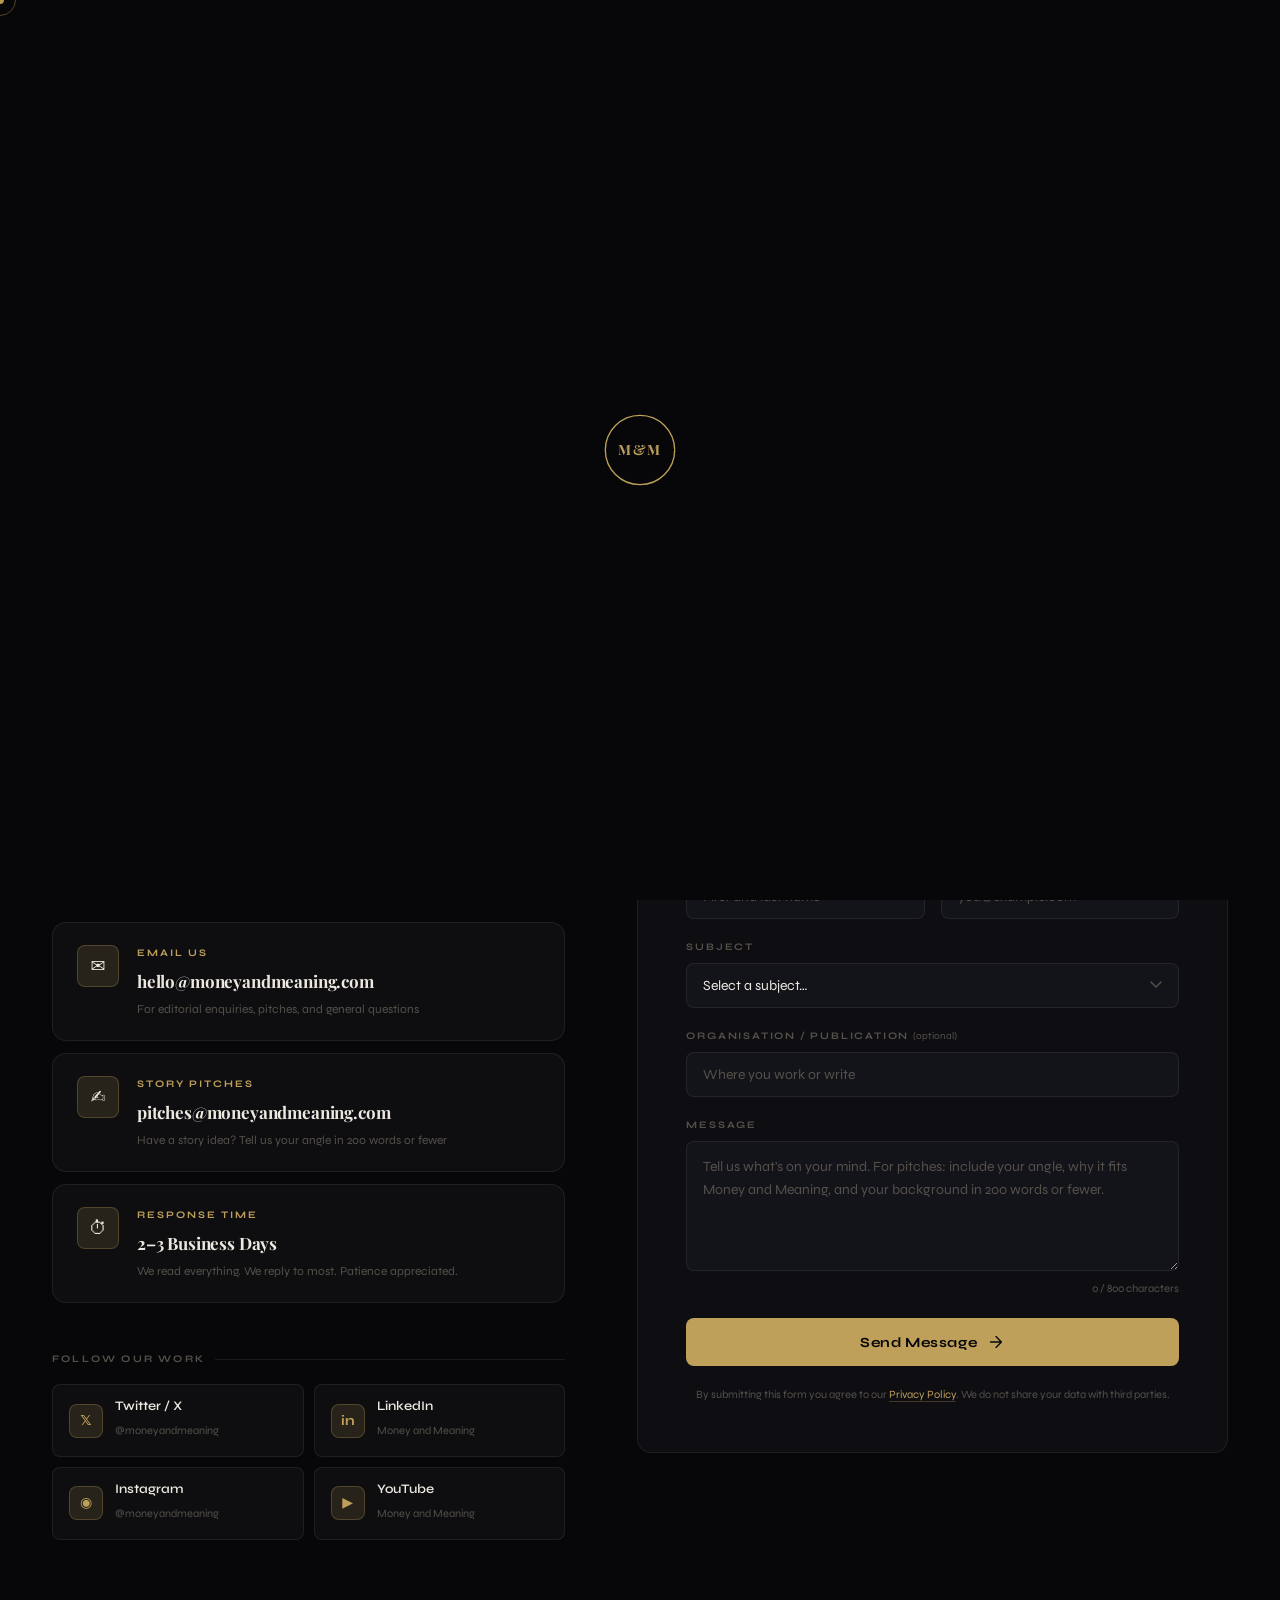
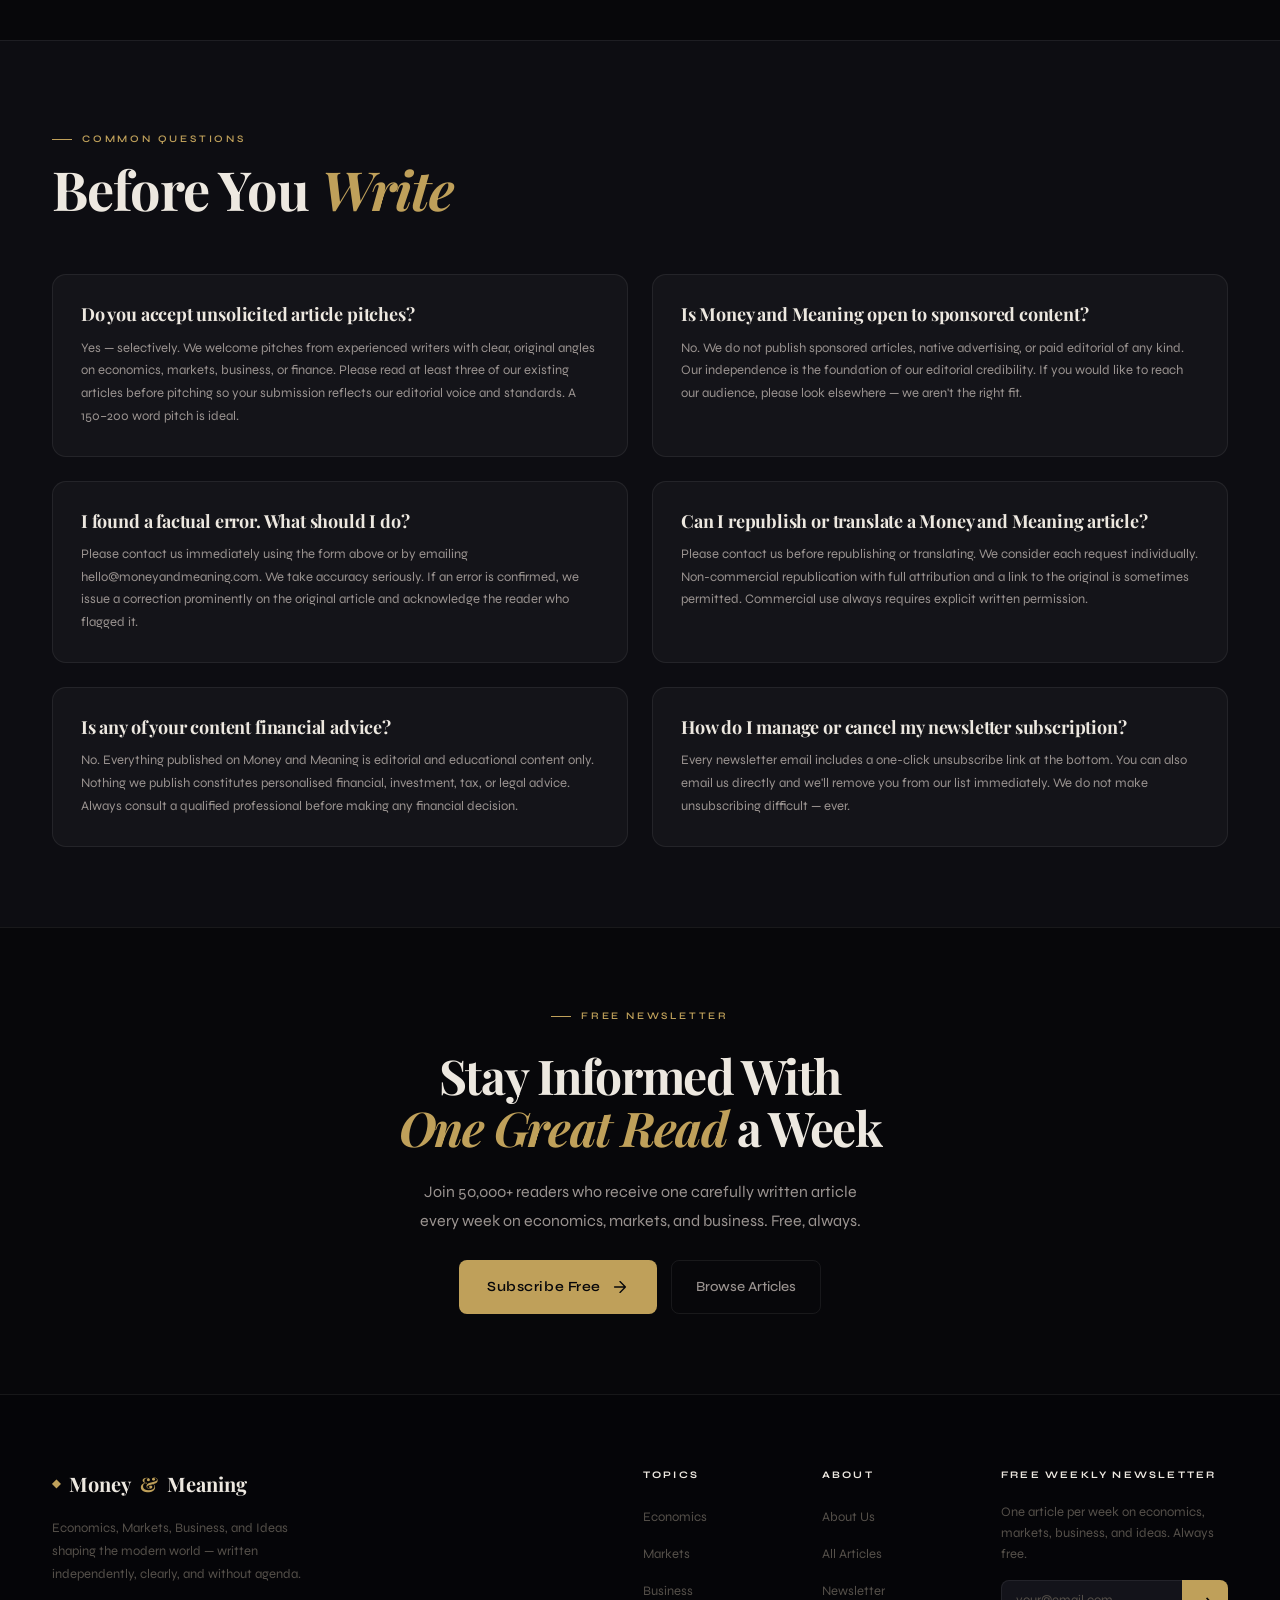
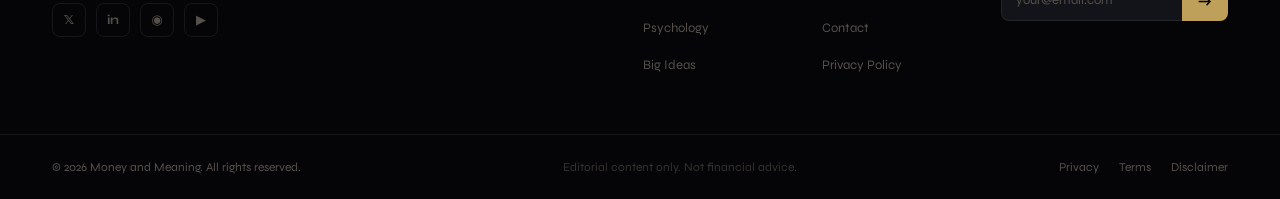
<file: contact.html>
<!DOCTYPE html>
<html lang="en">
<head>
<meta charset="UTF-8"/>
<meta name="viewport" content="width=device-width,initial-scale=1"/>
<meta name="description" content="Contact Money and Meaning — get in touch for collaborations, pitches, feedback, or general enquiries about our editorial finance publication."/>
<meta property="og:title" content="Contact — Money and Meaning"/>
<meta property="og:description" content="Reach out to Money and Meaning — editorial collaborations, feedback, and general enquiries."/>
<meta property="og:type" content="website"/>
<link rel="preconnect" href="https://fonts.googleapis.com"/>
<link rel="preconnect" href="https://fonts.gstatic.com" crossorigin/>
<link href="https://fonts.googleapis.com/css2?family=Playfair+Display:ital,wght@0,400;0,700;0,900;1,400;1,700&family=Syne:wght@400;500;600;700&display=swap" rel="stylesheet"/>
<link rel="stylesheet" href="style.css"/>
<style>
/* ── CONTACT PAGE ONLY ── */

/* Page hero */
.page-hero{
  padding:160px 0 100px;
  background:var(--bg-1);
  border-bottom:1px solid var(--border);
  position:relative;overflow:hidden;
}
.page-hero::before{
  content:'';position:absolute;inset:0;
  background:radial-gradient(ellipse 55% 80% at 80% 30%,rgba(191,160,90,.07) 0%,transparent 65%),
             radial-gradient(ellipse 40% 60% at 10% 80%,rgba(191,160,90,.05) 0%,transparent 60%);
}
/* Decorative large text */
.page-hero::after{
  content:'◆';position:absolute;right:5%;top:50%;transform:translateY(-50%);
  font-family:var(--ff-serif);font-size:340px;line-height:1;
  color:rgba(191,160,90,.025);pointer-events:none;
}
.page-hero-inner{
  position:relative;z-index:1;
  max-width:var(--max);margin:0 auto;padding:0 32px;
}
.page-hero-kicker{
  display:flex;align-items:center;gap:10px;
  font-size:10px;font-weight:600;letter-spacing:.28em;text-transform:uppercase;color:var(--gold);
  margin-bottom:20px;
}
.page-hero-kicker::before{content:'';width:20px;height:1px;background:var(--gold)}
.page-hero-title{
  font-family:var(--ff-serif);
  font-size:clamp(52px,7vw,90px);
  font-weight:900;line-height:.95;letter-spacing:-.04em;color:var(--ink);
  margin-bottom:24px;
}
.page-hero-title em{color:var(--gold);font-style:italic}
.page-hero-sub{
  font-size:clamp(15px,1.6vw,18px);line-height:1.85;color:var(--ink-2);max-width:520px;
}

/* Contact grid layout */
.contact-section{background:var(--bg);padding:100px 0}
.contact-grid{
  max-width:var(--max);margin:0 auto;padding:0 32px;
  display:grid;grid-template-columns:1fr 1.15fr;gap:72px;align-items:start;
}

/* Left column */
.contact-left{display:flex;flex-direction:column;gap:48px}

.contact-intro h2{
  font-family:var(--ff-serif);font-size:clamp(26px,3vw,38px);
  font-weight:700;line-height:1.12;letter-spacing:-.03em;color:var(--ink);margin-bottom:14px;
}
.contact-intro h2 em{color:var(--gold);font-style:italic}
.contact-intro p{font-size:15px;line-height:1.85;color:var(--ink-2)}

/* Contact cards (email / social / response) */
.contact-cards{display:flex;flex-direction:column;gap:12px}
.contact-card{
  display:flex;align-items:flex-start;gap:18px;
  padding:22px 24px;
  background:var(--bg-card);border:1px solid var(--border);border-radius:var(--r2);
  transition:border-color var(--t) var(--ease), background var(--t);
}
.contact-card:hover{border-color:var(--border-h);background:var(--bg-card-h)}
.cc-icon{
  width:42px;height:42px;border-radius:var(--r);flex-shrink:0;
  background:var(--gold-dim);border:1px solid var(--gold-line);
  display:flex;align-items:center;justify-content:center;font-size:18px;
}
.cc-body{}
.cc-label{font-size:10px;font-weight:700;letter-spacing:.2em;text-transform:uppercase;color:var(--gold);margin-bottom:5px}
.cc-value{font-family:var(--ff-serif);font-size:17px;font-weight:700;color:var(--ink);margin-bottom:4px;letter-spacing:-.01em}
.cc-sub{font-size:12px;color:var(--ink-3);line-height:1.5}

/* Social media grid */
.social-section{}
.social-label{
  font-size:10px;font-weight:700;letter-spacing:.22em;text-transform:uppercase;
  color:var(--ink-3);margin-bottom:16px;display:flex;align-items:center;gap:10px;
}
.social-label::after{content:'';flex:1;height:1px;background:var(--border)}
.social-grid{display:grid;grid-template-columns:repeat(2,1fr);gap:10px}
.social-card{
  display:flex;align-items:center;gap:12px;
  padding:14px 16px;
  background:var(--bg-card);border:1px solid var(--border);border-radius:var(--r);
  transition:all var(--t) var(--ease);cursor:none;
}
.social-card:hover{border-color:var(--border-h);background:var(--bg-card-h);transform:translateX(3px)}
.sc-icon{
  width:34px;height:34px;border-radius:var(--r);
  background:var(--gold-dim);border:1px solid var(--gold-line);
  display:flex;align-items:center;justify-content:center;
  font-size:14px;font-weight:700;color:var(--gold);flex-shrink:0;
}
.sc-info{}
.sc-name{font-size:13px;font-weight:600;color:var(--ink);display:block;line-height:1.2}
.sc-handle{font-size:11px;color:var(--ink-3)}

/* Right: glassmorphism contact form */
.contact-form-wrap{
  background:var(--bg-1);
  border:1px solid var(--border);border-radius:var(--r2);
  padding:48px;position:relative;overflow:hidden;
}
.contact-form-wrap::before{
  content:'';position:absolute;top:-80px;right:-80px;
  width:240px;height:240px;border-radius:50%;
  background:radial-gradient(circle,rgba(191,160,90,.08) 0%,transparent 70%);
  pointer-events:none;
}
.cf-header{margin-bottom:32px}
.cf-header h3{
  font-family:var(--ff-serif);font-size:28px;font-weight:700;
  color:var(--ink);letter-spacing:-.02em;margin-bottom:6px;
}
.cf-header p{font-size:14px;color:var(--ink-2);line-height:1.65}

.cf-form{display:flex;flex-direction:column;gap:20px}
.cf-row{display:grid;grid-template-columns:1fr 1fr;gap:16px}
.cf-field{display:flex;flex-direction:column;gap:7px}
.cf-field label{
  font-size:10px;font-weight:700;letter-spacing:.18em;text-transform:uppercase;color:var(--ink-3);
}
.cf-field input,.cf-field select,.cf-field textarea{
  background:var(--bg-2);border:1px solid var(--border);border-radius:var(--r);
  padding:13px 16px;font-size:14px;color:var(--ink);outline:none;
  transition:border-color var(--t) var(--ease), box-shadow var(--t);
  font-family:var(--ff-sans);width:100%;
}
.cf-field input::placeholder,.cf-field textarea::placeholder{color:var(--ink-3)}
.cf-field input:focus,.cf-field select:focus,.cf-field textarea:focus{
  border-color:var(--gold);box-shadow:0 0 0 3px var(--gold-dim);
}
.cf-field select{
  appearance:none;cursor:none;
  background-image:url("data:image/svg+xml,%3Csvg xmlns='http://www.w3.org/2000/svg' width='12' height='8'%3E%3Cpath d='M1 1l5 5 5-5' stroke='%2355504A' fill='none' stroke-width='1.5' stroke-linecap='round'/%3E%3C/svg%3E");
  background-repeat:no-repeat;background-position:right 16px center;
}
.cf-field select option{background:var(--bg-2);color:var(--ink)}
.cf-field textarea{resize:vertical;min-height:130px;line-height:1.65}

.cf-char-count{font-size:11px;color:var(--ink-3);text-align:right;margin-top:2px}

.cf-submit{
  display:flex;align-items:center;justify-content:center;gap:10px;
  width:100%;padding:15px 24px;background:var(--gold);color:#07070A;
  border:none;border-radius:var(--r);font-size:14px;font-weight:700;
  letter-spacing:.04em;cursor:none;transition:all var(--t) var(--ease);
  font-family:var(--ff-sans);
}
.cf-submit svg{width:18px;height:18px;transition:transform var(--t)}
.cf-submit:hover{background:var(--gold-lt);transform:translateY(-2px);box-shadow:0 12px 40px rgba(191,160,90,.3)}
.cf-submit:hover svg{transform:translateX(3px)}
.cf-submit:disabled{opacity:.6;transform:none;box-shadow:none}
.cf-note{font-size:11px;color:var(--ink-3);text-align:center;line-height:1.6}

/* Success state */
.cf-success{
  display:none;text-align:center;padding:60px 32px;
}
.cf-success-icon{
  width:68px;height:68px;border-radius:50%;
  background:var(--gold-dim);border:1px solid var(--gold);
  display:flex;align-items:center;justify-content:center;
  font-size:28px;color:var(--gold);margin:0 auto 20px;
}
.cf-success h3{font-family:var(--ff-serif);font-size:30px;font-weight:700;color:var(--ink);margin-bottom:10px}
.cf-success p{font-size:15px;color:var(--ink-2);line-height:1.75;max-width:340px;margin:0 auto}

/* FAQ section */
.faq-section{
  background:var(--bg-1);border-top:1px solid var(--border);
  padding:80px 0;
}
.faq-inner{max-width:var(--max);margin:0 auto;padding:0 32px}
.faq-grid{
  display:grid;grid-template-columns:repeat(2,1fr);gap:24px;margin-top:48px;
}
.faq-card{
  padding:28px;background:var(--bg-card);border:1px solid var(--border);border-radius:var(--r2);
  transition:border-color var(--t);
}
.faq-card:hover{border-color:var(--border-h)}
.faq-q{
  font-family:var(--ff-serif);font-size:18px;font-weight:700;
  color:var(--ink);letter-spacing:-.01em;margin-bottom:10px;line-height:1.3;
}
.faq-a{font-size:13px;line-height:1.75;color:var(--ink-2)}

/* CTA band */
.cta-band{
  background:var(--bg);border-top:1px solid var(--border);
  padding:80px 0;
}
.cta-band-inner{
  max-width:760px;margin:0 auto;padding:0 32px;
  text-align:center;display:flex;flex-direction:column;align-items:center;gap:24px;
}
.cta-band-title{
  font-family:var(--ff-serif);font-size:clamp(28px,4vw,48px);
  font-weight:700;line-height:1.1;letter-spacing:-.03em;color:var(--ink);
}
.cta-band-title em{color:var(--gold);font-style:italic}
.cta-band-sub{font-size:16px;line-height:1.8;color:var(--ink-2);max-width:460px}
.cta-band-actions{display:flex;gap:14px;flex-wrap:wrap;justify-content:center}

/* ── RESPONSIVE: contact page ── */
@media(max-width:1100px){
  .contact-grid{grid-template-columns:1fr;gap:48px}
  .contact-form-wrap{padding:36px}
}
@media(max-width:900px){
  .faq-grid{grid-template-columns:1fr}
}
@media(max-width:640px){
  .page-hero{padding:130px 0 70px}
  .page-hero-inner{padding:0 20px}
  .page-hero::after{display:none}
  .contact-section{padding:72px 0}
  .contact-grid{padding:0 20px;gap:36px}
  .cf-row{grid-template-columns:1fr}
  .contact-form-wrap{padding:24px 20px}
  .faq-inner{padding:0 20px}
  .cta-band-inner{padding:0 20px}
  .social-grid{grid-template-columns:1fr}
}
</style>
<title>Contact — Money and Meaning</title>
</head>
<body>

<!-- CURSOR -->
<div class="cursor" id="cursor"></div>
<div class="cursor-trail" id="cursorTrail"></div>

<!-- LOADER -->
<div class="loader" id="loader">
  <div class="loader-inner">
    <svg class="loader-ring" viewBox="0 0 60 60"><circle cx="30" cy="30" r="26" fill="none" stroke="currentColor" stroke-width="1" stroke-dasharray="163" stroke-dashoffset="163" class="loader-arc"/></svg>
    <span class="loader-wordmark">M&amp;M</span>
  </div>
</div>

<!-- NAV -->
<header class="nav" id="nav">
  <div class="nav-container">
    <a href="index.html" class="nav-logo">
      <span class="nav-logo-mark">◆</span>
      <span class="nav-logo-text">Money <em>&amp;</em> Meaning</span>
    </a>
    <nav class="nav-links" id="navLinks">
      <a href="index.html#featured" class="nav-link">Insights</a>
      <a href="index.html#categories" class="nav-link">Topics</a>
      <a href="articles.html" class="nav-link">Articles</a>
      <a href="contact.html" class="nav-link" style="color:var(--ink)">Contact</a>
    </nav>
    <div class="nav-end">
      <a href="index.html#newsletter" class="nav-cta">Subscribe Free</a>
      <button class="nav-burger" id="burger" aria-label="menu">
        <span></span><span></span>
      </button>
    </div>
  </div>
  <div class="nav-drawer" id="drawer">
    <a href="index.html">Home</a>
    <a href="index.html#featured">Insights</a>
    <a href="index.html#categories">Topics</a>
    <a href="articles.html">Articles</a>
    <a href="contact.html">Contact</a>
    <a href="index.html#newsletter" class="drawer-cta">Subscribe — It's Free</a>
  </div>
</header>

<!-- ═══════ PAGE HERO ═══════ -->
<section class="page-hero">
  <div class="page-hero-inner">
    <div class="page-hero-kicker" data-reveal>Get in Touch</div>
    <h1 class="page-hero-title" data-reveal data-delay="1">
      Let's<br><em>Talk</em>
    </h1>
    <p class="page-hero-sub" data-reveal data-delay="2">
      Whether you have a story idea, a question about something we've published, a collaboration proposal, or simply want to say hello — we read every message and reply to most of them.
    </p>
  </div>
</section>

<!-- ═══════ CONTACT GRID ═══════ -->
<section class="contact-section">
  <div class="contact-grid">

    <!-- Left: info + cards + socials -->
    <div class="contact-left">

      <div class="contact-intro" data-reveal>
        <h2>We'd love to<br><em>hear from you.</em></h2>
        <p>Money and Meaning is a small, independent publication. When you write to us, it goes to a real person — not a support ticket. We welcome pitches, feedback, corrections, and genuine conversation about the ideas we cover.</p>
      </div>

      <div class="contact-cards" data-reveal data-delay="1">
        <div class="contact-card">
          <div class="cc-icon">✉</div>
          <div class="cc-body">
            <div class="cc-label">Email Us</div>
            <div class="cc-value">hello@moneyandmeaning.com</div>
            <div class="cc-sub">For editorial enquiries, pitches, and general questions</div>
          </div>
        </div>
        <div class="contact-card">
          <div class="cc-icon">✍</div>
          <div class="cc-body">
            <div class="cc-label">Story Pitches</div>
            <div class="cc-value">pitches@moneyandmeaning.com</div>
            <div class="cc-sub">Have a story idea? Tell us your angle in 200 words or fewer</div>
          </div>
        </div>
        <div class="contact-card">
          <div class="cc-icon">⏱</div>
          <div class="cc-body">
            <div class="cc-label">Response Time</div>
            <div class="cc-value">2–3 Business Days</div>
            <div class="cc-sub">We read everything. We reply to most. Patience appreciated.</div>
          </div>
        </div>
      </div>

      <!-- Social links -->
      <div class="social-section" data-reveal data-delay="2">
        <div class="social-label">Follow Our Work</div>
        <div class="social-grid">
          <a href="#" class="social-card">
            <div class="sc-icon">𝕏</div>
            <div class="sc-info">
              <span class="sc-name">Twitter / X</span>
              <span class="sc-handle">@moneyandmeaning</span>
            </div>
          </a>
          <a href="#" class="social-card">
            <div class="sc-icon">in</div>
            <div class="sc-info">
              <span class="sc-name">LinkedIn</span>
              <span class="sc-handle">Money and Meaning</span>
            </div>
          </a>
          <a href="#" class="social-card">
            <div class="sc-icon">◉</div>
            <div class="sc-info">
              <span class="sc-name">Instagram</span>
              <span class="sc-handle">@moneyandmeaning</span>
            </div>
          </a>
          <a href="#" class="social-card">
            <div class="sc-icon">▶</div>
            <div class="sc-info">
              <span class="sc-name">YouTube</span>
              <span class="sc-handle">Money and Meaning</span>
            </div>
          </a>
        </div>
      </div>

    </div><!-- /left -->

    <!-- Right: contact form -->
    <div class="contact-form-wrap" data-reveal data-delay="2">

      <div class="cf-header">
        <h3>Send Us a Message</h3>
        <p>Fill in the form and we'll get back to you within a few business days.</p>
      </div>

      <form class="cf-form" id="contactForm">

        <div class="cf-row">
          <div class="cf-field">
            <label for="cfName">Your Name</label>
            <input type="text" id="cfName" name="name" placeholder="First and last name" autocomplete="name" required/>
          </div>
          <div class="cf-field">
            <label for="cfEmail">Email Address</label>
            <input type="email" id="cfEmail" name="email" placeholder="you@example.com" autocomplete="email" required/>
          </div>
        </div>

        <div class="cf-field">
          <label for="cfSubject">Subject</label>
          <select id="cfSubject" name="subject" required>
            <option value="" disabled selected>Select a subject…</option>
            <option value="general">General Enquiry</option>
            <option value="pitch">Story Pitch</option>
            <option value="feedback">Feedback on an Article</option>
            <option value="correction">Factual Correction</option>
            <option value="collab">Collaboration Proposal</option>
            <option value="newsletter">Newsletter Question</option>
            <option value="other">Something Else</option>
          </select>
        </div>

        <div class="cf-field">
          <label for="cfOrg">Organisation / Publication <span style="color:var(--ink-3);font-weight:400;text-transform:none;letter-spacing:0">(optional)</span></label>
          <input type="text" id="cfOrg" name="organisation" placeholder="Where you work or write"/>
        </div>

        <div class="cf-field">
          <label for="cfMsg">Message</label>
          <textarea id="cfMsg" name="message" placeholder="Tell us what's on your mind. For pitches: include your angle, why it fits Money and Meaning, and your background in 200 words or fewer." required id="cfMsg"></textarea>
          <div class="cf-char-count"><span id="charCount">0</span> / 800 characters</div>
        </div>

        <button type="submit" class="cf-submit" id="cfSubmit">
          <span>Send Message</span>
          <svg viewBox="0 0 20 20" fill="none"><path d="M4 10h12M10 4l6 6-6 6" stroke="currentColor" stroke-width="1.5" stroke-linecap="round" stroke-linejoin="round"/></svg>
        </button>

        <p class="cf-note">By submitting this form you agree to our <a href="#" style="color:var(--gold);border-bottom:1px solid rgba(191,160,90,.3)">Privacy Policy</a>. We do not share your data with third parties.</p>

      </form>

      <div class="cf-success" id="cfSuccess">
        <div class="cf-success-icon">✓</div>
        <h3>Message received.</h3>
        <p>Thank you for reaching out. We'll read your message carefully and get back to you within 2–3 business days.</p>
      </div>

    </div><!-- /form wrap -->

  </div><!-- /contact-grid -->
</section>

<!-- ═══════ FAQ ═══════ -->
<section class="faq-section">
  <div class="faq-inner">
    <div class="section-head" data-reveal>
      <div class="section-head-left">
        <span class="eyebrow">Common Questions</span>
        <h2 class="section-title">Before You <em>Write</em></h2>
      </div>
    </div>

    <div class="faq-grid">

      <div class="faq-card" data-reveal>
        <div class="faq-q">Do you accept unsolicited article pitches?</div>
        <p class="faq-a">Yes — selectively. We welcome pitches from experienced writers with clear, original angles on economics, markets, business, or finance. Please read at least three of our existing articles before pitching so your submission reflects our editorial voice and standards. A 150–200 word pitch is ideal.</p>
      </div>

      <div class="faq-card" data-reveal data-delay="1">
        <div class="faq-q">Is Money and Meaning open to sponsored content?</div>
        <p class="faq-a">No. We do not publish sponsored articles, native advertising, or paid editorial of any kind. Our independence is the foundation of our editorial credibility. If you would like to reach our audience, please look elsewhere — we aren't the right fit.</p>
      </div>

      <div class="faq-card" data-reveal>
        <div class="faq-q">I found a factual error. What should I do?</div>
        <p class="faq-a">Please contact us immediately using the form above or by emailing hello@moneyandmeaning.com. We take accuracy seriously. If an error is confirmed, we issue a correction prominently on the original article and acknowledge the reader who flagged it.</p>
      </div>

      <div class="faq-card" data-reveal data-delay="1">
        <div class="faq-q">Can I republish or translate a Money and Meaning article?</div>
        <p class="faq-a">Please contact us before republishing or translating. We consider each request individually. Non-commercial republication with full attribution and a link to the original is sometimes permitted. Commercial use always requires explicit written permission.</p>
      </div>

      <div class="faq-card" data-reveal>
        <div class="faq-q">Is any of your content financial advice?</div>
        <p class="faq-a">No. Everything published on Money and Meaning is editorial and educational content only. Nothing we publish constitutes personalised financial, investment, tax, or legal advice. Always consult a qualified professional before making any financial decision.</p>
      </div>

      <div class="faq-card" data-reveal data-delay="1">
        <div class="faq-q">How do I manage or cancel my newsletter subscription?</div>
        <p class="faq-a">Every newsletter email includes a one-click unsubscribe link at the bottom. You can also email us directly and we'll remove you from our list immediately. We do not make unsubscribing difficult — ever.</p>
      </div>

    </div>
  </div>
</section>

<!-- ═══════ CTA BAND ═══════ -->
<div class="cta-band">
  <div class="cta-band-inner" data-reveal>
    <span class="eyebrow">Free Newsletter</span>
    <h2 class="cta-band-title">Stay Informed With<br><em>One Great Read</em> a Week</h2>
    <p class="cta-band-sub">Join 50,000+ readers who receive one carefully written article every week on economics, markets, and business. Free, always.</p>
    <div class="cta-band-actions">
      <a href="index.html#newsletter" class="btn-primary">
        <span>Subscribe Free</span>
        <svg viewBox="0 0 20 20" fill="none"><path d="M4 10h12M10 4l6 6-6 6" stroke="currentColor" stroke-width="1.5" stroke-linecap="round" stroke-linejoin="round"/></svg>
      </a>
      <a href="articles.html" class="btn-ghost">Browse Articles</a>
    </div>
  </div>
</div>

<!-- ═══════ FOOTER ═══════ -->
<footer class="footer">
  <div class="footer-top">
    <div class="container footer-top-inner">
      <div class="footer-brand">
        <a href="index.html" class="footer-logo">
          <span class="footer-logo-mark">◆</span>
          Money <em>&amp;</em> Meaning
        </a>
        <p class="footer-tagline">Economics, Markets, Business, and Ideas shaping the modern world — written independently, clearly, and without agenda.</p>
        <div class="footer-social">
          <a href="#" aria-label="Twitter/X" class="social-btn">𝕏</a>
          <a href="#" aria-label="LinkedIn" class="social-btn">in</a>
          <a href="#" aria-label="Instagram" class="social-btn">◉</a>
          <a href="#" aria-label="YouTube" class="social-btn">▶</a>
        </div>
      </div>
      <div class="footer-cols">
        <div class="footer-col">
          <h4>Topics</h4>
          <ul>
            <li><a href="#">Economics</a></li>
            <li><a href="#">Markets</a></li>
            <li><a href="#">Business</a></li>
            <li><a href="#">Psychology</a></li>
            <li><a href="#">Big Ideas</a></li>
          </ul>
        </div>
        <div class="footer-col">
          <h4>About</h4>
          <ul>
            <li><a href="#">About Us</a></li>
            <li><a href="articles.html">All Articles</a></li>
            <li><a href="index.html#newsletter">Newsletter</a></li>
            <li><a href="contact.html">Contact</a></li>
            <li><a href="#">Privacy Policy</a></li>
          </ul>
        </div>
        <div class="footer-col footer-col-nl">
          <h4>Free Weekly Newsletter</h4>
          <p>One article per week on economics, markets, business, and ideas. Always free.</p>
          <div class="footer-nl">
            <input type="email" placeholder="your@email.com" aria-label="Email for newsletter"/>
            <button type="button" aria-label="Subscribe">→</button>
          </div>
        </div>
      </div>
    </div>
  </div>
  <div class="footer-bottom">
    <div class="container footer-bottom-inner">
      <p>© 2026 Money and Meaning. All rights reserved.</p>
      <p class="footer-disc">Editorial content only. Not financial advice.</p>
      <div class="footer-legal">
        <a href="#">Privacy</a>
        <a href="#">Terms</a>
        <a href="#">Disclaimer</a>
      </div>
    </div>
  </div>
</footer>

<script src="script.js"></script>
<script>
/* ── CONTACT PAGE JS ── */

/* Character counter for textarea */
(function(){
  const ta    = document.getElementById('cfMsg');
  const count = document.getElementById('charCount');
  if(!ta||!count) return;
  ta.addEventListener('input',()=>{
    const n = ta.value.length;
    count.textContent = n;
    count.style.color = n > 750 ? 'var(--gold)' : '';
  });
})();

/* Contact form submit */
(function(){
  const form    = document.getElementById('contactForm');
  const success = document.getElementById('cfSuccess');
  const submitBtn = document.getElementById('cfSubmit');
  if(!form||!success) return;

  form.addEventListener('submit', e => {
    e.preventDefault();
    submitBtn.disabled = true;
    submitBtn.querySelector('span').textContent = 'Sending…';

    setTimeout(()=>{
      form.style.display = 'none';
      success.style.display = 'block';
    }, 1000);
  });
})();

/* Footer newsletter mini forms */
(function(){
  document.querySelectorAll('.footer-nl button').forEach(btn=>{
    btn.addEventListener('click',()=>{
      const inp=btn.previousElementSibling;
      if(!inp||!inp.value.trim()){if(inp)inp.focus();return;}
      btn.textContent='✓';btn.style.background='#2d6a4f';
      inp.disabled=true;inp.value='';inp.placeholder='Subscribed!';btn.disabled=true;
    });
  });
})();
</script>
</body>
</html>
</file>
<file: style.css>
/* ============================================================
   MONEY AND MEANING — style.css
   Dark Luxury Editorial Finance
   ============================================================ */

/* ── TOKENS ── */
:root {
  --bg:        #07070A;
  --bg-1:      #0D0D12;
  --bg-2:      #13131A;
  --bg-card:   rgba(255,255,255,0.03);
  --bg-card-h: rgba(255,255,255,0.06);

  --gold:      #BFA05A;
  --gold-lt:   #D4B878;
  --gold-dim:  rgba(191,160,90,0.14);
  --gold-line: rgba(191,160,90,0.28);

  --ink:       #EDE8E0;
  --ink-2:     #9A9390;
  --ink-3:     #55504A;
  --border:    rgba(255,255,255,0.07);
  --border-h:  rgba(191,160,90,0.3);

  --ff-serif: 'Playfair Display', Georgia, serif;
  --ff-sans:  'Syne', system-ui, sans-serif;

  --max: 1240px;
  --r:   8px;
  --r2:  14px;
  --ease: cubic-bezier(.4,0,.2,1);
  --t:   .3s;
}

/* ── RESET ── */
*,*::before,*::after{box-sizing:border-box;margin:0;padding:0}
html{scroll-behavior:smooth;font-size:16px}
body{font-family:var(--ff-sans);background:var(--bg);color:var(--ink);line-height:1.7;overflow-x:hidden;-webkit-font-smoothing:antialiased;cursor:none}
img{display:block;max-width:100%;height:auto}
a{color:inherit;text-decoration:none}
ul{list-style:none}
button,input{font-family:var(--ff-sans)}
button{cursor:none;border:none;background:none}

/* ── SCROLLBAR ── */
::-webkit-scrollbar{width:3px}
::-webkit-scrollbar-track{background:var(--bg)}
::-webkit-scrollbar-thumb{background:var(--gold-line);border-radius:2px}

/* ── CUSTOM CURSOR ── */
.cursor{
  position:fixed;top:0;left:0;width:8px;height:8px;
  background:var(--gold);border-radius:50%;pointer-events:none;
  z-index:9999;transform:translate(-50%,-50%);
  transition:transform .1s var(--ease), width .25s var(--ease), height .25s var(--ease), background .25s;
  mix-blend-mode:difference;
}
.cursor-trail{
  position:fixed;top:0;left:0;width:32px;height:32px;
  border:1px solid rgba(191,160,90,.4);border-radius:50%;pointer-events:none;
  z-index:9998;transform:translate(-50%,-50%);
  transition:transform .18s var(--ease);
}
body:has(a:hover) .cursor,body:has(button:hover) .cursor{width:18px;height:18px}
body:has(a:hover) .cursor-trail,body:has(button:hover) .cursor-trail{width:48px;height:48px;border-color:var(--gold)}

/* ── NOISE ── */
body::after{
  content:'';position:fixed;inset:0;pointer-events:none;z-index:1;
  opacity:.025;
  background-image:url("data:image/svg+xml,%3Csvg xmlns='http://www.w3.org/2000/svg' width='300' height='300'%3E%3Cfilter id='n'%3E%3CfeTurbulence type='fractalNoise' baseFrequency='.8' numOctaves='4'/%3E%3C/filter%3E%3Crect width='100%25' height='100%25' filter='url(%23n)'/%3E%3C/svg%3E");
}

/* ── LOADER ── */
.loader{
  position:fixed;inset:0;z-index:9000;background:var(--bg);
  display:flex;align-items:center;justify-content:center;
  transition:opacity .8s var(--ease), visibility .8s;
}
.loader.out{opacity:0;visibility:hidden;pointer-events:none}
.loader-inner{position:relative;display:flex;align-items:center;justify-content:center;width:80px;height:80px}
.loader-ring{width:80px;height:80px;color:var(--gold);animation:loaderSpin 2s linear infinite}
.loader-arc{animation:loaderArc 1.4s var(--ease) forwards}
@keyframes loaderArc{to{stroke-dashoffset:0}}
@keyframes loaderSpin{to{transform:rotate(360deg)}}
.loader-wordmark{
  position:absolute;font-family:var(--ff-serif);font-size:14px;font-weight:700;
  color:var(--gold);letter-spacing:.1em;animation:loaderPulse 1.4s ease-in-out infinite;
}
@keyframes loaderPulse{0%,100%{opacity:.5}50%{opacity:1}}

/* ── REVEAL ── */
[data-reveal]{opacity:0;transform:translateY(32px);transition:opacity .8s var(--ease),transform .8s var(--ease)}
[data-reveal].visible{opacity:1;transform:none}
[data-reveal][data-delay="1"]{transition-delay:.1s}
[data-reveal][data-delay="2"]{transition-delay:.2s}
[data-reveal][data-delay="3"]{transition-delay:.3s}
[data-reveal][data-delay="4"]{transition-delay:.4s}
[data-reveal][data-delay="5"]{transition-delay:.5s}

/* ── LAYOUT ── */
.container{max-width:var(--max);margin:0 auto;padding:0 32px}
.section{padding:110px 0}

/* ── TYPOGRAPHY ── */
.eyebrow{
  display:inline-flex;align-items:center;gap:10px;
  font-size:10px;font-weight:600;letter-spacing:.28em;text-transform:uppercase;color:var(--gold);
}
.eyebrow::before{content:'';width:20px;height:1px;background:var(--gold)}
.section-title{
  font-family:var(--ff-serif);font-size:clamp(32px,4.5vw,54px);font-weight:700;
  line-height:1.08;letter-spacing:-.02em;color:var(--ink);margin-top:12px;
}
.section-title em{color:var(--gold);font-style:italic}
.section-head{display:flex;align-items:flex-end;justify-content:space-between;margin-bottom:56px;gap:16px;flex-wrap:wrap}
.link-arrow{
  display:inline-flex;align-items:center;gap:8px;
  font-size:13px;font-weight:600;color:var(--gold);letter-spacing:.04em;
  border-bottom:1px solid transparent;padding-bottom:2px;
  transition:border-color var(--t), gap var(--t);
}
.link-arrow svg{width:16px;height:16px;flex-shrink:0;transition:transform var(--t)}
.link-arrow:hover{border-bottom-color:var(--gold);gap:12px}
.link-arrow:hover svg{transform:translateX(4px)}

/* ── BUTTONS ── */
.btn-primary{
  display:inline-flex;align-items:center;gap:10px;
  background:var(--gold);color:#07070A;
  padding:14px 28px;border-radius:var(--r);
  font-size:14px;font-weight:600;letter-spacing:.04em;
  transition:all var(--t) var(--ease);
}
.btn-primary svg{width:18px;height:18px}
.btn-primary:hover{background:var(--gold-lt);transform:translateY(-2px);box-shadow:0 12px 40px rgba(191,160,90,.3)}
.btn-ghost{
  display:inline-flex;align-items:center;gap:8px;
  color:var(--ink-2);padding:14px 24px;border-radius:var(--r);
  font-size:14px;font-weight:500;border:1px solid var(--border);
  transition:all var(--t);
}
.btn-ghost:hover{border-color:var(--gold-line);color:var(--ink)}

/* ══════════════════════════════════
   NAVBAR
══════════════════════════════════ */
.nav{
  position:fixed;top:0;left:0;width:100%;z-index:800;
  padding:18px 0;
  transition:all var(--t) var(--ease);
}
.nav.stuck{
  background:rgba(7,7,10,.9);backdrop-filter:blur(24px);-webkit-backdrop-filter:blur(24px);
  border-bottom:1px solid var(--border);padding:12px 0;
  box-shadow:0 8px 64px rgba(0,0,0,.6);
}
.nav-container{
  max-width:var(--max);margin:0 auto;padding:0 32px;
  display:flex;align-items:center;justify-content:space-between;gap:24px;
}
.nav-logo{
  display:flex;align-items:center;gap:9px;
  font-family:var(--ff-serif);font-size:18px;font-weight:700;
  color:var(--ink);letter-spacing:-.01em;flex-shrink:0;
  transition:color var(--t);
}
.nav-logo:hover{color:var(--gold)}
.nav-logo-mark{color:var(--gold);font-size:11px}
.nav-logo em{color:var(--gold);font-style:normal}
.nav-links{display:flex;align-items:center;gap:30px}
.nav-link{
  font-size:13px;font-weight:500;color:var(--ink-2);
  position:relative;padding-bottom:4px;
  transition:color var(--t);
}
.nav-link::after{
  content:'';position:absolute;bottom:0;left:0;width:0;height:1px;
  background:var(--gold);transition:width var(--t) var(--ease);
}
.nav-link:hover{color:var(--ink)}
.nav-link:hover::after{width:100%}
.nav-end{display:flex;align-items:center;gap:16px}
.nav-cta{
  font-size:12px;font-weight:600;letter-spacing:.06em;
  color:#07070A;background:var(--gold);padding:9px 18px;border-radius:var(--r);
  transition:all var(--t);white-space:nowrap;
}
.nav-cta:hover{background:var(--gold-lt)}
.nav-burger{display:none;flex-direction:column;gap:5px;padding:4px;background:none;border:none}
.nav-burger span{display:block;width:22px;height:1.5px;background:var(--ink);border-radius:2px;transition:all var(--t)}
.nav-burger.open span:nth-child(1){transform:rotate(45deg) translate(4.5px,5px)}
.nav-burger.open span:nth-child(2){opacity:0;transform:scaleX(0)}
.nav-drawer{
  display:none;flex-direction:column;
  background:rgba(7,7,10,.97);border-top:1px solid var(--border);
  padding:16px 32px 24px;gap:2px;
}
.nav-drawer.open{display:flex}
.nav-drawer a{
  font-size:16px;font-weight:500;color:var(--ink-2);
  padding:11px 0;border-bottom:1px solid var(--border);
  transition:color var(--t);
}
.nav-drawer a:hover{color:var(--gold)}
.nav-drawer a:last-child{border-bottom:none}
.drawer-cta{
  margin-top:10px;text-align:center;background:var(--gold);color:#07070A !important;
  border-radius:var(--r);font-weight:700 !important;letter-spacing:.04em;
  border-bottom:none !important;
}

/* ══════════════════════════════════
   HERO
══════════════════════════════════ */
.hero{
  min-height:100vh;display:flex;align-items:center;
  position:relative;overflow:hidden;padding-top:72px;
}
.hero-bg{position:absolute;inset:0;z-index:0}
.hero-gradient{
  position:absolute;inset:0;
  background:
    radial-gradient(ellipse 70% 60% at 65% 40%, rgba(191,160,90,.07) 0%, transparent 65%),
    radial-gradient(ellipse 40% 70% at 5% 90%, rgba(191,160,90,.05) 0%, transparent 60%),
    var(--bg);
}
.hero-mesh{
  position:absolute;inset:0;
  background-image:linear-gradient(rgba(255,255,255,.016) 1px,transparent 1px),linear-gradient(90deg,rgba(255,255,255,.016) 1px,transparent 1px);
  background-size:60px 60px;
  mask-image:radial-gradient(ellipse 90% 90% at 50% 50%,black 30%,transparent 100%);
}
.hero-canvas{position:absolute;inset:0;width:100%;height:100%;opacity:.4}
.hero-inner{
  position:relative;z-index:1;
  max-width:var(--max);margin:0 auto;padding:80px 32px;width:100%;
  display:grid;grid-template-columns:1fr 1fr;gap:64px;align-items:center;
}
.hero-left{display:flex;flex-direction:column;gap:28px}
.hero-kicker{display:flex;align-items:center;gap:10px;font-size:11px;font-weight:600;letter-spacing:.26em;text-transform:uppercase;color:var(--gold)}
.kicker-dot{width:6px;height:6px;border-radius:50%;background:var(--gold);flex-shrink:0;animation:blink 2.5s ease-in-out infinite}
@keyframes blink{0%,100%{opacity:.4}50%{opacity:1}}
.hero-headline{
  font-family:var(--ff-serif);
  font-size:clamp(50px,6.5vw,88px);
  font-weight:900;line-height:.98;letter-spacing:-.04em;color:var(--ink);
}
.hero-headline em{color:var(--gold);font-style:italic}
.hero-sub{font-size:clamp(15px,1.6vw,17px);line-height:1.85;color:var(--ink-2);max-width:440px}
.hero-actions{display:flex;gap:14px;flex-wrap:wrap}
.hero-proof{
  display:flex;align-items:center;gap:0;
  padding-top:20px;border-top:1px solid var(--border);
}
.proof-item{padding:0 24px;text-align:center}
.proof-item:first-child{padding-left:0}
.proof-item strong{display:block;font-family:var(--ff-serif);font-size:26px;font-weight:700;color:var(--gold);line-height:1}
.proof-item span{font-size:11px;color:var(--ink-3);letter-spacing:.08em;text-transform:uppercase;margin-top:4px;display:block}
.proof-divider{width:1px;height:40px;background:var(--border);flex-shrink:0}

/* Hero Card */
.hero-right{position:relative}
.hero-card{
  background:var(--bg-1);border:1px solid var(--border);border-radius:var(--r2);
  overflow:hidden;box-shadow:0 40px 120px rgba(0,0,0,.7);
  transition:border-color var(--t), transform var(--t);position:relative;z-index:1;
}
.hero-card::before{
  content:'';position:absolute;inset:-1px;border-radius:calc(var(--r2) + 1px);
  background:linear-gradient(135deg,var(--gold-line),transparent 50%);z-index:0;
  pointer-events:none;
}
.hero-card:hover{border-color:var(--border-h);transform:translateY(-4px)}
.hc-image{position:relative;overflow:hidden}
.hc-image img{width:100%;height:260px;object-fit:cover;transition:transform .6s var(--ease);display:block}
.hero-card:hover .hc-image img{transform:scale(1.04)}
.hc-overlay{position:absolute;inset:0;background:linear-gradient(to top,rgba(13,13,18,1) 0%,transparent 60%)}
.hc-badge{
  position:absolute;top:14px;left:14px;
  font-size:9px;font-weight:700;letter-spacing:.2em;text-transform:uppercase;
  color:#07070A;background:var(--gold);padding:4px 10px;border-radius:100px;
}
.hc-body{padding:22px}
.hc-cat{font-size:10px;font-weight:600;letter-spacing:.22em;text-transform:uppercase;color:var(--gold);display:block;margin-bottom:8px}
.hc-title{
  font-family:var(--ff-serif);font-size:19px;font-weight:700;
  line-height:1.28;color:var(--ink);letter-spacing:-.02em;margin-bottom:10px;
  transition:color var(--t);
}
.hero-card:hover .hc-title{color:var(--gold-lt)}
.hc-excerpt{font-size:13px;line-height:1.7;color:var(--ink-2);margin-bottom:14px}
.hc-meta{display:flex;align-items:center;gap:8px;font-size:12px;color:var(--ink-3)}
.hc-avatar{width:24px;height:24px;border-radius:50%;object-fit:cover;border:1px solid var(--gold-line)}
.hc-author{color:var(--ink-2)}
.hc-sep{color:var(--gold);font-size:10px}

/* Floating chips */
.hero-chip{
  position:absolute;z-index:2;
  display:flex;align-items:center;gap:12px;
  background:rgba(13,13,18,.88);backdrop-filter:blur(14px);
  border:1px solid var(--border);border-radius:12px;padding:12px 16px;
  animation:chipFloat 4s ease-in-out infinite;
}
.hero-chip--1{bottom:-20px;left:-40px;animation-delay:0s}
.hero-chip--2{top:20px;right:-30px;animation-delay:2s}
.chip-icon{font-size:20px}
.hero-chip strong{display:block;font-size:13px;font-weight:600;color:var(--ink);letter-spacing:-.01em}
.hero-chip em{font-size:11px;color:var(--gold);font-style:normal}
@keyframes chipFloat{0%,100%{transform:translateY(0)}50%{transform:translateY(-8px)}}

/* Scroll cue */
.hero-scroll-cue{
  position:absolute;bottom:36px;left:50%;transform:translateX(-50%);
  display:flex;flex-direction:column;align-items:center;gap:8px;z-index:2;
}
.hero-scroll-cue span{font-size:9px;letter-spacing:.22em;text-transform:uppercase;color:var(--ink-3)}
.scroll-line{width:1px;height:44px;background:linear-gradient(to bottom,var(--gold),transparent);animation:scrollPulse 2.2s ease-in-out infinite}
@keyframes scrollPulse{0%,100%{opacity:.2}50%{opacity:1}}

/* ══════════════════════════════════
   MARQUEE
══════════════════════════════════ */
.marquee-bar{
  background:var(--gold);overflow:hidden;padding:11px 0;
  white-space:nowrap;user-select:none;
}
.marquee-track{display:inline-flex;animation:marquee 30s linear infinite}
.marquee-track span{font-size:11px;font-weight:600;letter-spacing:.18em;text-transform:uppercase;color:#07070A;padding:0 36px}
.marquee-track .mx{color:rgba(7,7,10,.35);font-size:8px;padding:0}
@keyframes marquee{from{transform:translateX(0)}to{transform:translateX(-50%)}}

/* ══════════════════════════════════
   FEATURED INSIGHTS
══════════════════════════════════ */
.featured{background:var(--bg)}
.feat-mosaic{display:grid;grid-template-columns:1.45fr 1fr;gap:2px}
.feat-main,.feat-side{background:var(--bg-1);overflow:hidden;transition:background var(--t)}
.feat-main:hover,.feat-side:hover{background:var(--bg-2)}
.feat-link{display:block}
.feat-img-wrap{position:relative;overflow:hidden}
.feat-img-wrap img{width:100%;height:380px;object-fit:cover;transition:transform .6s var(--ease);display:block}
.feat-side-img{position:relative;overflow:hidden}
.feat-side-img img{width:100%;height:180px;object-fit:cover;transition:transform .6s var(--ease);display:block}
.feat-main:hover .feat-img-wrap img,
.feat-side:hover .feat-side-img img{transform:scale(1.04)}
.feat-img-overlay{position:absolute;inset:0;background:linear-gradient(to top,rgba(13,13,18,1) 0%,rgba(13,13,18,.1) 55%,transparent 100%)}
.feat-label{
  position:absolute;top:14px;left:14px;
  font-size:9px;font-weight:700;letter-spacing:.2em;text-transform:uppercase;
  color:#07070A;background:var(--gold);padding:4px 10px;border-radius:100px;
}
.feat-content{padding:24px}
.feat-cat{display:block;font-size:10px;font-weight:600;letter-spacing:.22em;text-transform:uppercase;color:var(--gold);margin-bottom:10px}
.feat-title-lg{
  font-family:var(--ff-serif);font-size:clamp(20px,2.2vw,27px);font-weight:700;
  line-height:1.2;color:var(--ink);letter-spacing:-.02em;margin-bottom:12px;
  transition:color var(--t);
}
.feat-title-sm{
  font-family:var(--ff-serif);font-size:clamp(16px,1.7vw,19px);font-weight:700;
  line-height:1.25;color:var(--ink);letter-spacing:-.02em;margin-bottom:10px;
  transition:color var(--t);
}
.feat-main:hover .feat-title-lg,
.feat-side:hover .feat-title-sm{color:var(--gold-lt)}
.feat-excerpt{font-size:14px;line-height:1.75;color:var(--ink-2);margin-bottom:16px}
.feat-meta{display:flex;align-items:center;gap:8px;font-size:12px;color:var(--ink-3)}
.feat-avatar{width:24px;height:24px;border-radius:50%;object-fit:cover;border:1px solid var(--gold-line)}
.feat-dot{color:var(--gold);font-size:9px}
.feat-stack{display:flex;flex-direction:column;gap:2px}

/* ══════════════════════════════════
   CATEGORIES
══════════════════════════════════ */
.categories{background:var(--bg-1)}
.cat-row{display:grid;grid-template-columns:repeat(5,1fr);gap:16px}
.cat-tile{
  display:flex;flex-direction:column;gap:12px;
  background:var(--bg-card);border:1px solid var(--border);border-radius:var(--r2);
  padding:24px;transition:all var(--t) var(--ease);position:relative;overflow:hidden;
  cursor:none;
}
.cat-tile::before{
  content:'';position:absolute;inset:0;border-radius:var(--r2);
  background:radial-gradient(circle at 20% 80%,rgba(191,160,90,.15) 0%,transparent 60%);
  opacity:0;transition:opacity var(--t);
}
.cat-tile:hover{border-color:var(--border-h);transform:translateY(-5px);box-shadow:0 20px 60px rgba(0,0,0,.4)}
.cat-tile:hover::before{opacity:1}
.cat-icon{font-size:28px;line-height:1}
.cat-body h3{font-family:var(--ff-serif);font-size:19px;font-weight:700;color:var(--ink);letter-spacing:-.02em;margin-bottom:7px}
.cat-body p{font-size:12px;line-height:1.65;color:var(--ink-2)}
.cat-foot{display:flex;align-items:center;justify-content:space-between;margin-top:auto;padding-top:14px;border-top:1px solid var(--border)}
.cat-count{font-size:10px;font-weight:600;letter-spacing:.12em;text-transform:uppercase;color:var(--gold)}
.cat-arrow{font-size:16px;color:var(--ink-3);transition:all var(--t)}
.cat-tile:hover .cat-arrow{color:var(--gold);transform:translateX(4px)}

/* ══════════════════════════════════
   STATISTICS
══════════════════════════════════ */
.stats-section{background:var(--bg-2);border-top:1px solid var(--border);border-bottom:1px solid var(--border)}
.stats-inner{
  max-width:var(--max);margin:0 auto;padding:80px 32px;
  display:grid;grid-template-columns:1fr 1fr;gap:80px;align-items:center;
}
.stats-text{display:flex;flex-direction:column;gap:16px}
.stats-text .section-title{margin-top:0}
.stats-text p{font-size:15px;line-height:1.85;color:var(--ink-2);max-width:380px}
.stats-grid{display:grid;grid-template-columns:1fr 1fr;gap:2px}
.stat-box{
  background:var(--bg-card);border:1px solid var(--border);
  padding:36px 28px;display:flex;flex-direction:column;gap:8px;
  transition:border-color var(--t), background var(--t);
}
.stat-box:hover{border-color:var(--border-h);background:var(--bg-card-h)}
.stat-num{
  font-family:var(--ff-serif);font-size:clamp(36px,4.5vw,56px);
  font-weight:700;color:var(--gold);line-height:1;display:block;
}
.stat-label{font-size:11px;font-weight:500;letter-spacing:.14em;text-transform:uppercase;color:var(--ink-3)}

/* ══════════════════════════════════
   ARTICLES
══════════════════════════════════ */
.articles-section{background:var(--bg)}
.articles-grid{display:grid;grid-template-columns:repeat(3,1fr);gap:24px}
.art-card{
  background:var(--bg-card);border:1px solid var(--border);border-radius:var(--r2);
  overflow:hidden;display:flex;flex-direction:column;
  transition:all var(--t) var(--ease);
}
.art-card:hover{border-color:var(--border-h);transform:translateY(-6px);box-shadow:0 28px 80px rgba(0,0,0,.5)}
.art-card-link{display:flex;flex-direction:column;flex:1}
.art-img-wrap{position:relative;overflow:hidden;flex-shrink:0}
.art-img-wrap img{width:100%;height:200px;object-fit:cover;transition:transform .55s var(--ease);display:block}
.art-card:hover .art-img-wrap img{transform:scale(1.06)}
.art-tag{
  position:absolute;top:12px;left:12px;
  font-size:9px;font-weight:700;letter-spacing:.2em;text-transform:uppercase;
  color:var(--gold);background:rgba(7,7,10,.85);backdrop-filter:blur(8px);
  padding:4px 10px;border-radius:100px;border:1px solid var(--gold-dim);
}
.art-body{padding:22px;flex:1;display:flex;flex-direction:column;gap:10px}
.art-title{
  font-family:var(--ff-serif);font-size:18px;font-weight:700;
  line-height:1.3;color:var(--ink);letter-spacing:-.02em;flex:1;
  transition:color var(--t);
}
.art-card:hover .art-title{color:var(--gold-lt)}
.art-exc{font-size:13px;line-height:1.7;color:var(--ink-2)}
.art-foot{
  display:flex;align-items:center;justify-content:space-between;
  padding-top:14px;border-top:1px solid var(--border);margin-top:auto;
  gap:8px;flex-wrap:wrap;
}
.art-author{display:flex;align-items:center;gap:8px;font-size:12px;color:var(--ink-2)}
.art-ava{
  width:24px;height:24px;border-radius:50%;
  background:var(--gold-dim);border:1px solid var(--gold-line);
  display:flex;align-items:center;justify-content:center;
  font-size:11px;font-weight:700;color:var(--gold);flex-shrink:0;
}
.art-date{font-size:11px;color:var(--ink-3)}

/* ══════════════════════════════════
   QUOTE BREAK
══════════════════════════════════ */
.quote-break{
  background:var(--bg-1);border-top:1px solid var(--border);border-bottom:1px solid var(--border);
  padding:80px 0;
}
.pullquote{
  max-width:820px;margin:0 auto;
  font-family:var(--ff-serif);font-size:clamp(22px,3vw,36px);font-style:italic;font-weight:400;
  line-height:1.5;color:var(--ink);text-align:center;letter-spacing:-.02em;
  position:relative;
}
.pq-mark{
  display:block;font-size:100px;line-height:.6;color:var(--gold);opacity:.25;
  margin-bottom:16px;font-family:var(--ff-serif);
}
.pullquote cite{
  display:block;margin-top:20px;font-size:12px;font-style:normal;
  font-family:var(--ff-sans);font-weight:600;letter-spacing:.22em;text-transform:uppercase;
  color:var(--gold);
}

/* ══════════════════════════════════
   NEWSLETTER
══════════════════════════════════ */
.newsletter-section{background:var(--bg)}
.nl-wrap{
  display:grid;grid-template-columns:1fr 1fr;gap:80px;align-items:center;
  background:var(--bg-1);border:1px solid var(--border);border-radius:var(--r2);
  padding:64px;position:relative;overflow:hidden;
}
.nl-wrap::before{
  content:'◆';position:absolute;right:40px;top:50%;transform:translateY(-50%);
  font-size:320px;color:rgba(191,160,90,.03);pointer-events:none;line-height:1;
  font-family:var(--ff-serif);
}
.nl-left{display:flex;flex-direction:column;gap:16px}
.nl-title{font-family:var(--ff-serif);font-size:clamp(30px,4vw,52px);font-weight:700;line-height:1.05;letter-spacing:-.03em;color:var(--ink)}
.nl-title em{color:var(--gold);font-style:italic}
.nl-desc{font-size:15px;line-height:1.85;color:var(--ink-2)}
.nl-perks{display:flex;flex-direction:column;gap:10px;margin-top:8px}
.nl-perks li{font-size:13px;color:var(--ink-2);display:flex;align-items:center;gap:10px}
.perk-icon{color:var(--gold);font-size:9px;flex-shrink:0}

/* Form */
.nl-right{position:relative}
.nl-form{
  background:var(--bg-card);border:1px solid var(--border);border-radius:var(--r2);
  padding:36px;display:flex;flex-direction:column;gap:16px;
  backdrop-filter:blur(8px);
}
.nl-form-header h3{font-family:var(--ff-serif);font-size:24px;font-weight:700;color:var(--ink);margin-bottom:5px}
.nl-form-header p{font-size:13px;color:var(--ink-2)}
.nl-fields{display:flex;flex-direction:column;gap:12px}
.nl-field{display:flex;flex-direction:column;gap:6px}
.nl-field label{font-size:11px;font-weight:600;letter-spacing:.12em;text-transform:uppercase;color:var(--ink-3)}
.nl-field input{
  background:var(--bg-2);border:1px solid var(--border);border-radius:var(--r);
  padding:13px 16px;font-size:14px;color:var(--ink);outline:none;
  transition:border-color var(--t) var(--ease);
}
.nl-field input::placeholder{color:var(--ink-3)}
.nl-field input:focus{border-color:var(--gold);box-shadow:0 0 0 3px var(--gold-dim)}
.nl-btn{
  display:flex;align-items:center;justify-content:center;gap:10px;
  width:100%;padding:15px 24px;background:var(--gold);color:#07070A;
  font-size:14px;font-weight:700;border-radius:var(--r);border:none;
  transition:all var(--t) var(--ease);
}
.nl-btn svg{width:18px;height:18px;flex-shrink:0;transition:transform var(--t)}
.nl-btn:hover{background:var(--gold-lt);transform:translateY(-2px);box-shadow:0 14px 44px rgba(191,160,90,.35)}
.nl-btn:hover svg{transform:translateX(4px)}
.nl-privacy{font-size:11px;text-align:center;color:var(--ink-3)}

/* Success */
.nl-success{
  display:none;text-align:center;padding:48px 32px;
  background:var(--gold-dim);border:1px solid var(--gold-line);border-radius:var(--r2);
}
.nl-success-check{
  width:56px;height:56px;border-radius:50%;
  background:var(--gold-dim);border:1px solid var(--gold);
  display:flex;align-items:center;justify-content:center;
  font-size:22px;color:var(--gold);margin:0 auto 14px;
}
.nl-success h3{font-family:var(--ff-serif);font-size:28px;color:var(--ink);margin-bottom:8px}
.nl-success p{font-size:14px;color:var(--ink-2);line-height:1.7}

/* ══════════════════════════════════
   FOOTER
══════════════════════════════════ */
.footer{background:#050508;border-top:1px solid var(--border)}
.footer-top{padding:72px 0 56px}
.footer-top-inner{display:grid;grid-template-columns:1.8fr 2fr;gap:64px}
.footer-brand{display:flex;flex-direction:column;gap:16px}
.footer-logo{
  display:inline-flex;align-items:center;gap:9px;
  font-family:var(--ff-serif);font-size:20px;font-weight:700;color:var(--ink);
  transition:color var(--t);
}
.footer-logo:hover{color:var(--gold)}
.footer-logo-mark{color:var(--gold);font-size:11px}
.footer-logo em{color:var(--gold);font-style:normal}
.footer-tagline{font-size:13px;line-height:1.8;color:var(--ink-3);max-width:280px}
.footer-social{display:flex;gap:10px}
.social-btn{
  width:34px;height:34px;border:1px solid var(--border);border-radius:var(--r);
  display:flex;align-items:center;justify-content:center;
  font-size:13px;font-weight:700;color:var(--ink-3);
  transition:all var(--t);
}
.social-btn:hover{border-color:var(--gold);color:var(--gold);transform:translateY(-2px)}
.footer-cols{display:grid;grid-template-columns:1fr 1fr 1.4fr;gap:40px}
.footer-col h4{font-size:10px;font-weight:700;letter-spacing:.22em;text-transform:uppercase;color:var(--ink);margin-bottom:18px}
.footer-col ul{display:flex;flex-direction:column;gap:10px}
.footer-col ul li a{font-size:13px;color:var(--ink-3);transition:color var(--t)}
.footer-col ul li a:hover{color:var(--gold)}
.footer-col-nl p{font-size:13px;color:var(--ink-3);margin-bottom:14px;line-height:1.65}
.footer-nl{display:flex}
.footer-nl input{
  flex:1;background:var(--bg-2);border:1px solid var(--border);
  border-right:none;border-radius:var(--r) 0 0 var(--r);
  padding:11px 14px;font-size:13px;color:var(--ink);outline:none;
  transition:border-color var(--t);
}
.footer-nl input::placeholder{color:var(--ink-3)}
.footer-nl input:focus{border-color:var(--gold)}
.footer-nl button{
  background:var(--gold);color:#07070A;padding:11px 16px;font-size:16px;font-weight:700;
  border-radius:0 var(--r) var(--r) 0;border:none;transition:background var(--t);
}
.footer-nl button:hover{background:var(--gold-lt)}
.footer-bottom{border-top:1px solid var(--border);padding:22px 0}
.footer-bottom-inner{display:flex;align-items:center;justify-content:space-between;gap:16px;flex-wrap:wrap}
.footer-bottom p{font-size:12px;color:var(--ink-3)}
.footer-disc{opacity:.6}
.footer-legal{display:flex;gap:20px}
.footer-legal a{font-size:12px;color:var(--ink-3);transition:color var(--t)}
.footer-legal a:hover{color:var(--gold)}

/* ══════════════════════════════════
   RESPONSIVE
══════════════════════════════════ */
@media(max-width:1100px){
  .hero-inner{grid-template-columns:1fr;gap:56px;padding:60px 32px}
  .hero-card{max-width:560px}
  .hero-chip--1{bottom:-10px;left:-10px}
  .hero-chip--2{top:10px;right:-10px}
  .hero-scroll-cue{display:none}
  .feat-mosaic{grid-template-columns:1fr}
  .feat-stack{flex-direction:row}
  .feat-stack .feat-side{flex:1}
  .cat-row{grid-template-columns:repeat(3,1fr)}
  .stats-inner{gap:56px}
  .nl-wrap{gap:56px;padding:48px}
  .footer-top-inner{grid-template-columns:1fr;gap:48px}
  .footer-cols{grid-template-columns:1fr 1fr}
}
@media(max-width:900px){
  .container{padding:0 24px}
  .hero-inner{padding:60px 24px}
  .articles-grid{grid-template-columns:repeat(2,1fr)}
  .cat-row{grid-template-columns:repeat(2,1fr)}
  .stats-inner{grid-template-columns:1fr;padding:64px 24px;gap:48px}
  .nl-wrap{grid-template-columns:1fr;gap:40px;padding:40px 32px}
  .feat-stack{flex-direction:column}
}
@media(max-width:640px){
  body{cursor:auto}
  .cursor,.cursor-trail{display:none}
  .nav-links{display:none}
  .nav-burger{display:flex}
  .nav-cta{display:none}
  .section{padding:72px 0}
  .feat-img-wrap img{height:260px}
  .feat-side-img img{height:160px}
  .articles-grid{grid-template-columns:1fr}
  .cat-row{grid-template-columns:1fr 1fr}
  .stats-grid{grid-template-columns:1fr 1fr}
  .nl-wrap{padding:28px 24px}
  .hero-inner{padding:48px 24px 80px}
  .hero-proof{flex-wrap:wrap;gap:16px}
  .hero-chip{display:none}
  .footer-cols{grid-template-columns:1fr}
  .footer-bottom-inner{flex-direction:column;align-items:flex-start;gap:10px}
  .pullquote{padding:0 24px}
}
@media(max-width:420px){
  .cat-row{grid-template-columns:1fr}
  .stats-grid{grid-template-columns:1fr}
}
</file>
